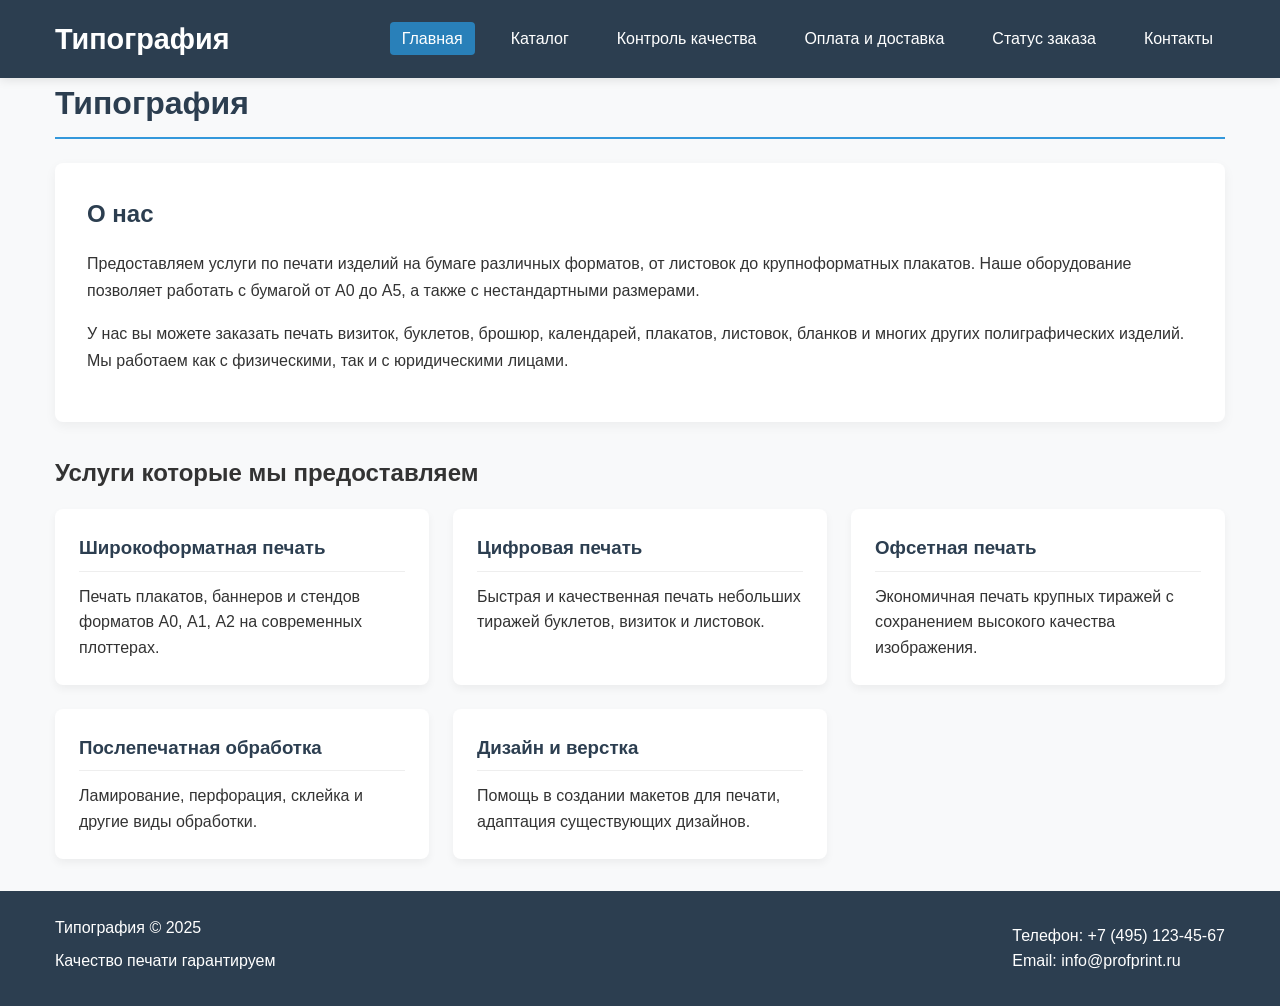
<file: src/main/resources/static/index.html>
<!DOCTYPE html>
<html lang="ru">
<head>
    <meta charset="UTF-8">
    <meta name="viewport" content="width=device-width, initial-scale=1.0">
    <title>Типография - Главная</title>
    <link rel="stylesheet" href="css/style.css">
</head>
<body>
    <header>
        <div class="container header-container">
            <a href="index.html" class="logo">Типография</a>
            <nav>
                <ul>
                    <li><a href="index.html" class="active">Главная</a></li>
                    <li><a href="catalog.html">Каталог</a></li>
                    <li><a href="characteristics.html">Контроль качества</a></li>
                    <li><a href="payment.html">Оплата и доставка</a></li>
					<li><a href="status.html">Статус заказа</a></li>
                    <li><a href="contact.html">Контакты</a></li>
                </ul>
            </nav>
        </div>
    </header>

    <main class="container">
        <h1 class="page-title">Типография</h1>
        
        <section class="intro">
            <h2>О нас</h2>
            <p>Предоставляем услуги по печати изделий на бумаге различных форматов, от листовок до крупноформатных плакатов. 
			   Наше оборудование позволяет работать с бумагой от А0 до А5, а также с нестандартными размерами.</p>
            <p>У нас вы можете заказать печать визиток, буклетов, брошюр, календарей, плакатов, листовок, 
			   бланков и многих других полиграфических изделий. Мы работаем как с физическими, так и с юридическими лицами.</p>
        </section>
        
        <section class="services">
            <h2>Услуги которые мы предоставляем</h2>
            <div class="services-grid">
                <div class="service-card">
                    <h3>Широкоформатная печать</h3>
                    <p>Печать плакатов, баннеров и стендов форматов А0, А1, А2 на современных плоттерах.</p>
                </div>
                <div class="service-card">
                    <h3>Цифровая печать</h3>
                    <p>Быстрая и качественная печать небольших тиражей буклетов, визиток и листовок.</p>
                </div>
                <div class="service-card">
                    <h3>Офсетная печать</h3>
                    <p>Экономичная печать крупных тиражей с сохранением высокого качества изображения.</p>
                </div>
                <div class="service-card">
                    <h3>Послепечатная обработка</h3>
                    <p>Ламирование, перфорация, склейка и другие виды обработки.</p>
                </div>
                <div class="service-card">
                    <h3>Дизайн и верстка</h3>
                    <p>Помощь в создании макетов для печати, адаптация существующих дизайнов.</p>
                </div>
            </div>
        </section>
    </main>

    <footer>
        <div class="container footer-container">
            <div class="footer-info">
                <p>Типография © 2025</p>
                <p>Качество печати гарантируем</p>
            </div>
            <div class="footer-links">
                <p>Телефон: +7 (495) 123-45-67</p>
                <p>Email: info@profprint.ru</p>
            </div>
        </div>
    </footer>
</body>
</html>
</file>
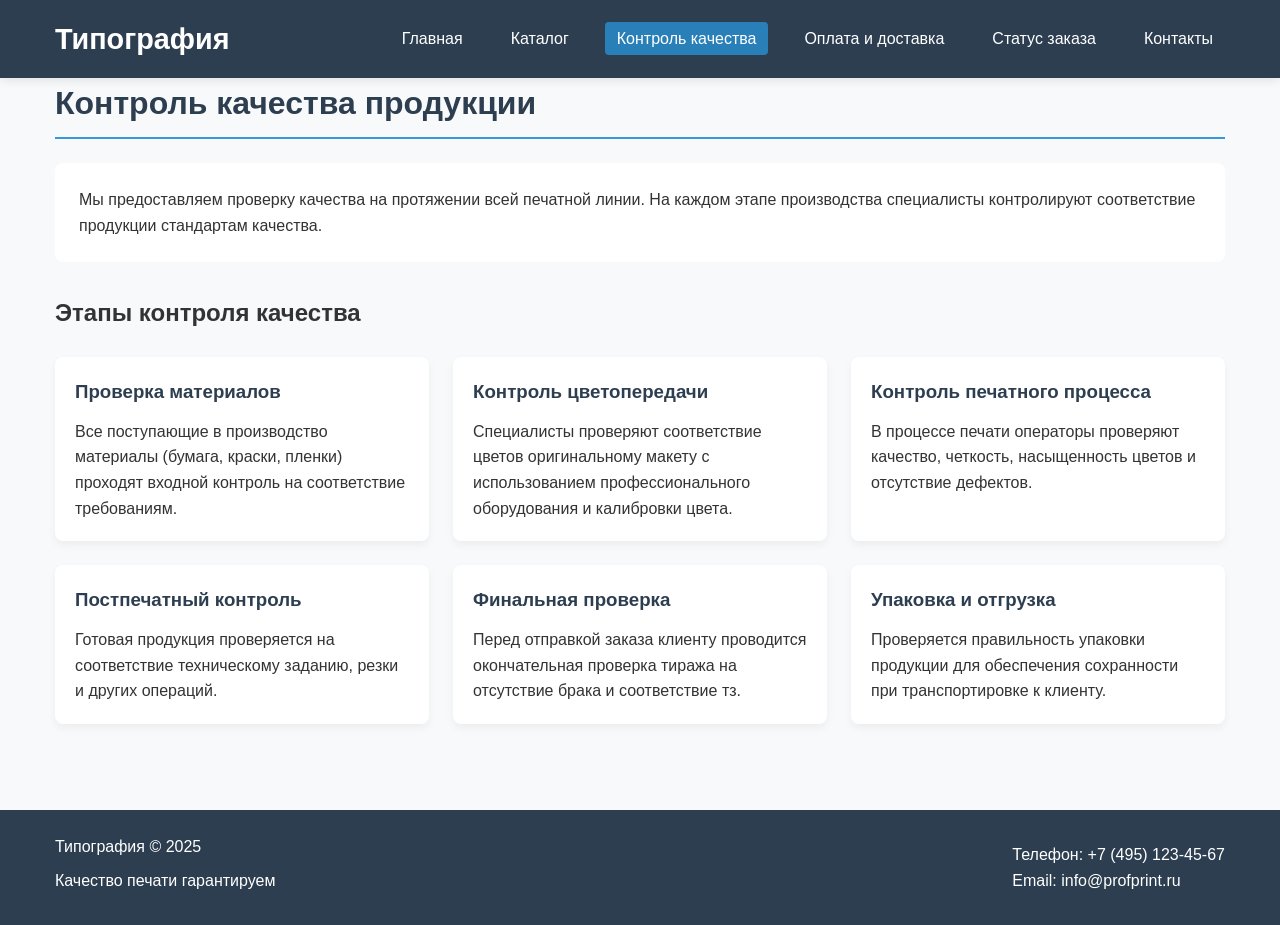
<file: src/main/resources/static/characteristics.html>
<!DOCTYPE html>
<html lang="ru">
<head>
    <meta charset="UTF-8">
    <meta name="viewport" content="width=device-width, initial-scale=1.0">
    <title>Типография - Контроль качества</title>
    <link rel="stylesheet" href="css/style.css">
</head>
<body>
    <header>
        <div class="container header-container">
            <a href="index.html" class="logo">Типография</a>
            <nav>
                <ul>
                    <li><a href="index.html">Главная</a></li>
                    <li><a href="catalog.html">Каталог</a></li>
                    <li><a href="characteristics.html" class="active">Контроль качества</a></li>
                    <li><a href="payment.html">Оплата и доставка</a></li>
					<li><a href="status.html">Статус заказа</a></li>
                    <li><a href="contact.html">Контакты</a></li>
                </ul>
            </nav>
        </div>
    </header>

    <main class="container">
        <h1 class="page-title">Контроль качества продукции</h1>
        
        <section class="characteristics-intro">
            <p>Мы предоставляем проверку качества на протяжении всей печатной линии. На каждом этапе производства специалисты контролируют соответствие продукции стандартам качества.</p>
        </section>
        
        <section class="quality-process">
            <h2>Этапы контроля качества</h2>
            <div class="process-steps">
                <div class="process-step">
                    <div class="step-info">
                        <h3>Проверка материалов</h3>
                        <p>Все поступающие в производство материалы (бумага, краски, пленки) проходят входной контроль на соответствие требованиям.</p>
                    </div>
                </div>
                
                <div class="process-step">
                    <div class="step-info">
                        <h3>Контроль цветопередачи</h3>
                        <p>Специалисты проверяют соответствие цветов оригинальному макету с использованием профессионального оборудования и калибровки цвета.</p>
                    </div>
                </div>
                
                <div class="process-step">
                    <div class="step-info">
                        <h3>Контроль печатного процесса</h3>
                        <p>В процессе печати операторы проверяют качество, четкость, насыщенность цветов и отсутствие дефектов.</p>
                    </div>
                </div>
                
                <div class="process-step">
                    <div class="step-info">
                        <h3>Постпечатный контроль</h3>
                        <p>Готовая продукция проверяется на соответствие техническому заданию, резки и других операций.</p>
                    </div>
                </div>
                
                <div class="process-step">
                    <div class="step-info">
                        <h3>Финальная проверка</h3>
                        <p>Перед отправкой заказа клиенту проводится окончательная проверка тиража на отсутствие брака и соответствие тз.</p>
                    </div>
                </div>
                
                <div class="process-step">
                    <div class="step-info">
                        <h3>Упаковка и отгрузка</h3>
                        <p>Проверяется правильность упаковки продукции для обеспечения сохранности при транспортировке к клиенту.</p>
                    </div>
                </div>
            </div>
        </section>
    </main>

    <footer>
        <div class="container footer-container">
            <div class="footer-info">
                <p>Типография © 2025</p>
                <p>Качество печати гарантируем</p>
            </div>
            <div class="footer-links">
                <p>Телефон: +7 (495) 123-45-67</p>
                <p>Email: info@profprint.ru</p>
            </div>
        </div>
    </footer>
</body>
</html>
</file>
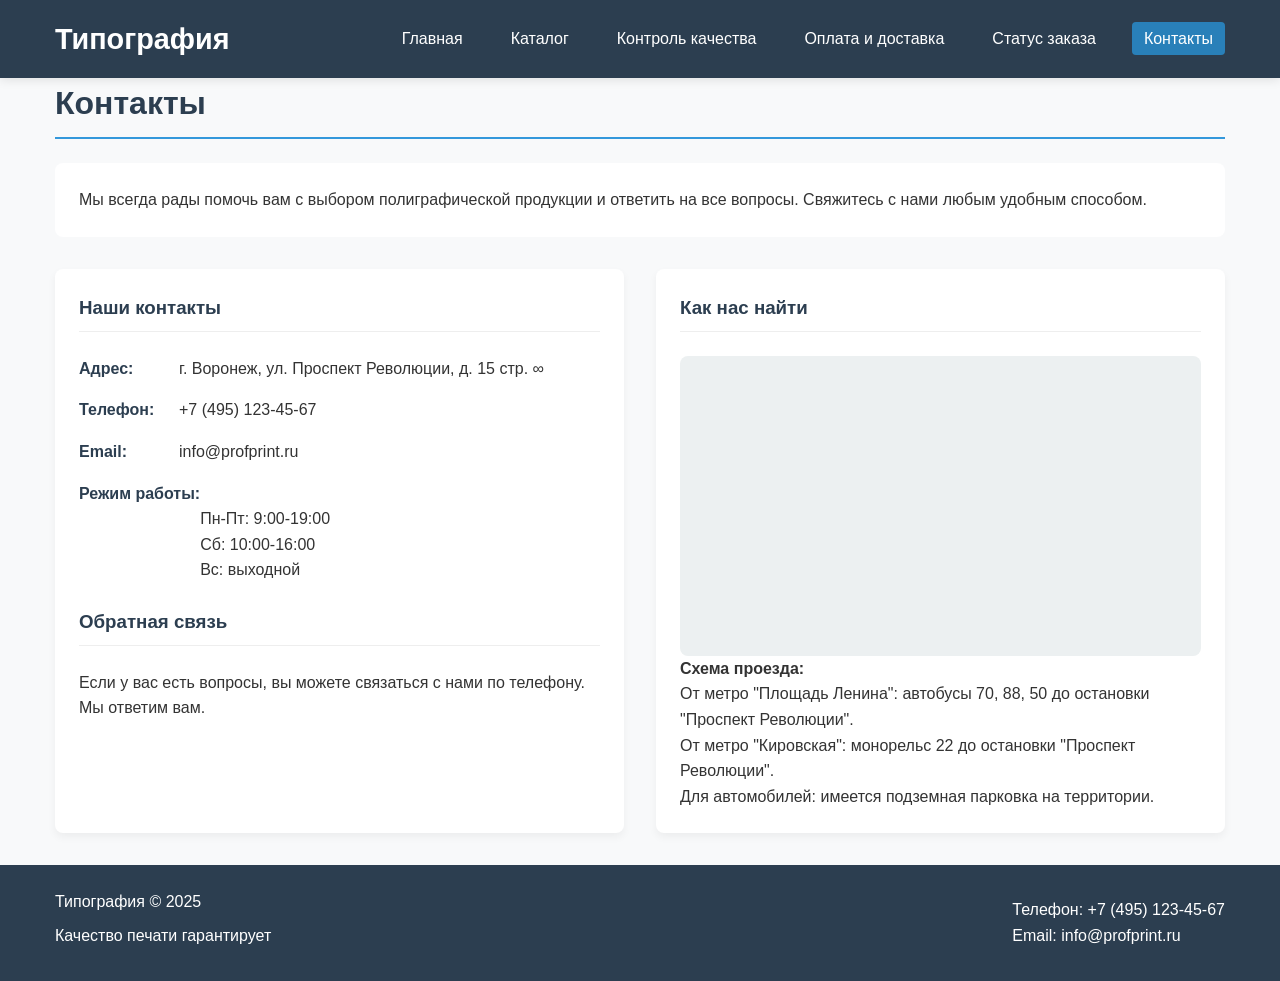
<file: src/main/resources/static/contact.html>
<!DOCTYPE html>
<html lang="ru">
<head>
    <meta charset="UTF-8">
    <meta name="viewport" content="width=device-width, initial-scale=1.0">
    <title>Типография - Контакты</title>
    <link rel="stylesheet" href="css/style.css">
</head>
<body>
    <header>
        <div class="container header-container">
            <a href="index.html" class="logo">Типография</a>
            <nav>
                <ul>
                    <li><a href="index.html">Главная</a></li>
                    <li><a href="catalog.html">Каталог</a></li>
                    <li><a href="characteristics.html">Контроль качества</a></li>
                    <li><a href="payment.html">Оплата и доставка</a></li>
					<li><a href="status.html">Статус заказа</a></li>
                    <li><a href="contact.html" class="active">Контакты</a></li>
                </ul>
            </nav>
        </div>
    </header>

    <main class="container">
        <h1 class="page-title">Контакты</h1>
        
        <section class="contacts-intro">
            <p>Мы всегда рады помочь вам с выбором полиграфической продукции и ответить на все вопросы. Свяжитесь с нами любым удобным способом.</p>
        </section>
        
        <section class="contact-content">
            <div class="contact-info">
                <h3>Наши контакты</h3>
                
                <div class="contact-details">
                    <div class="contact-item">
                        <strong>Адрес:</strong>
                        <span>г. Воронеж, ул. Проспект Революции, д. 15 стр. ∞</span>
                    </div>
                    
                    <div class="contact-item">
                        <strong>Телефон:</strong>
                        <span>+7 (495) 123-45-67</span>
                    </div>
                    
                    <div class="contact-item">
                        <strong>Email:</strong>
                        <span>info@profprint.ru</span>
                    </div>
                    
                    <div class="contact-item">
                        <strong>Режим работы: </strong>
                        <span><br>Пн-Пт: 9:00-19:00<br>Сб: 10:00-16:00<br>Вс: выходной</span>
                    </div>
                </div>
                
                <div class="contact-form">
                    <h3>Обратная связь</h3>
                    <p>Если у вас есть вопросы, вы можете связаться с нами по телефону.</p>
                    <p>Мы ответим вам.</p>
                </div>
            </div>
            
            <div class="contact-info">
                <h3>Как нас найти</h3>
					<div id="map" class="map-placeholder"></div>
					<script src="https://api-maps.yandex.ru/2.1/?lang=ru_RU"></script>
						<script>

						ymaps.ready(init);
						function init() {
							const map = new ymaps.Map("map", {
								center: [51.6720, 39.1843],
								zoom: 12
							});

							const placemark = new ymaps.Placemark(
								[51.6720, 39.1843],
								{
									balloonContent: "Типография — Воронеж"
								}
							);
							map.geoObjects.add(placemark);
						}

						</script>
                <div class="directions">
                    <h4>Схема проезда:</h4>
                    <p>От метро "Площадь Ленина": автобусы 70, 88, 50 до остановки "Проспект Революции".</p>
                    <p>От метро "Кировская": монорельс 22 до остановки "Проспект Революции".</p>
                    <p>Для автомобилей: имеется подземная парковка на территории.</p>
                </div>
            </div>
        </section>
    </main>

    <footer>
        <div class="container footer-container">
            <div class="footer-info">
                <p>Типография © 2025</p>
                <p>Качество печати гарантирует</p>
            </div>
            <div class="footer-links">
                <p>Телефон: +7 (495) 123-45-67</p>
                <p>Email: info@profprint.ru</p>
            </div>
        </div>
    </footer>
</body>
</html>
</file>
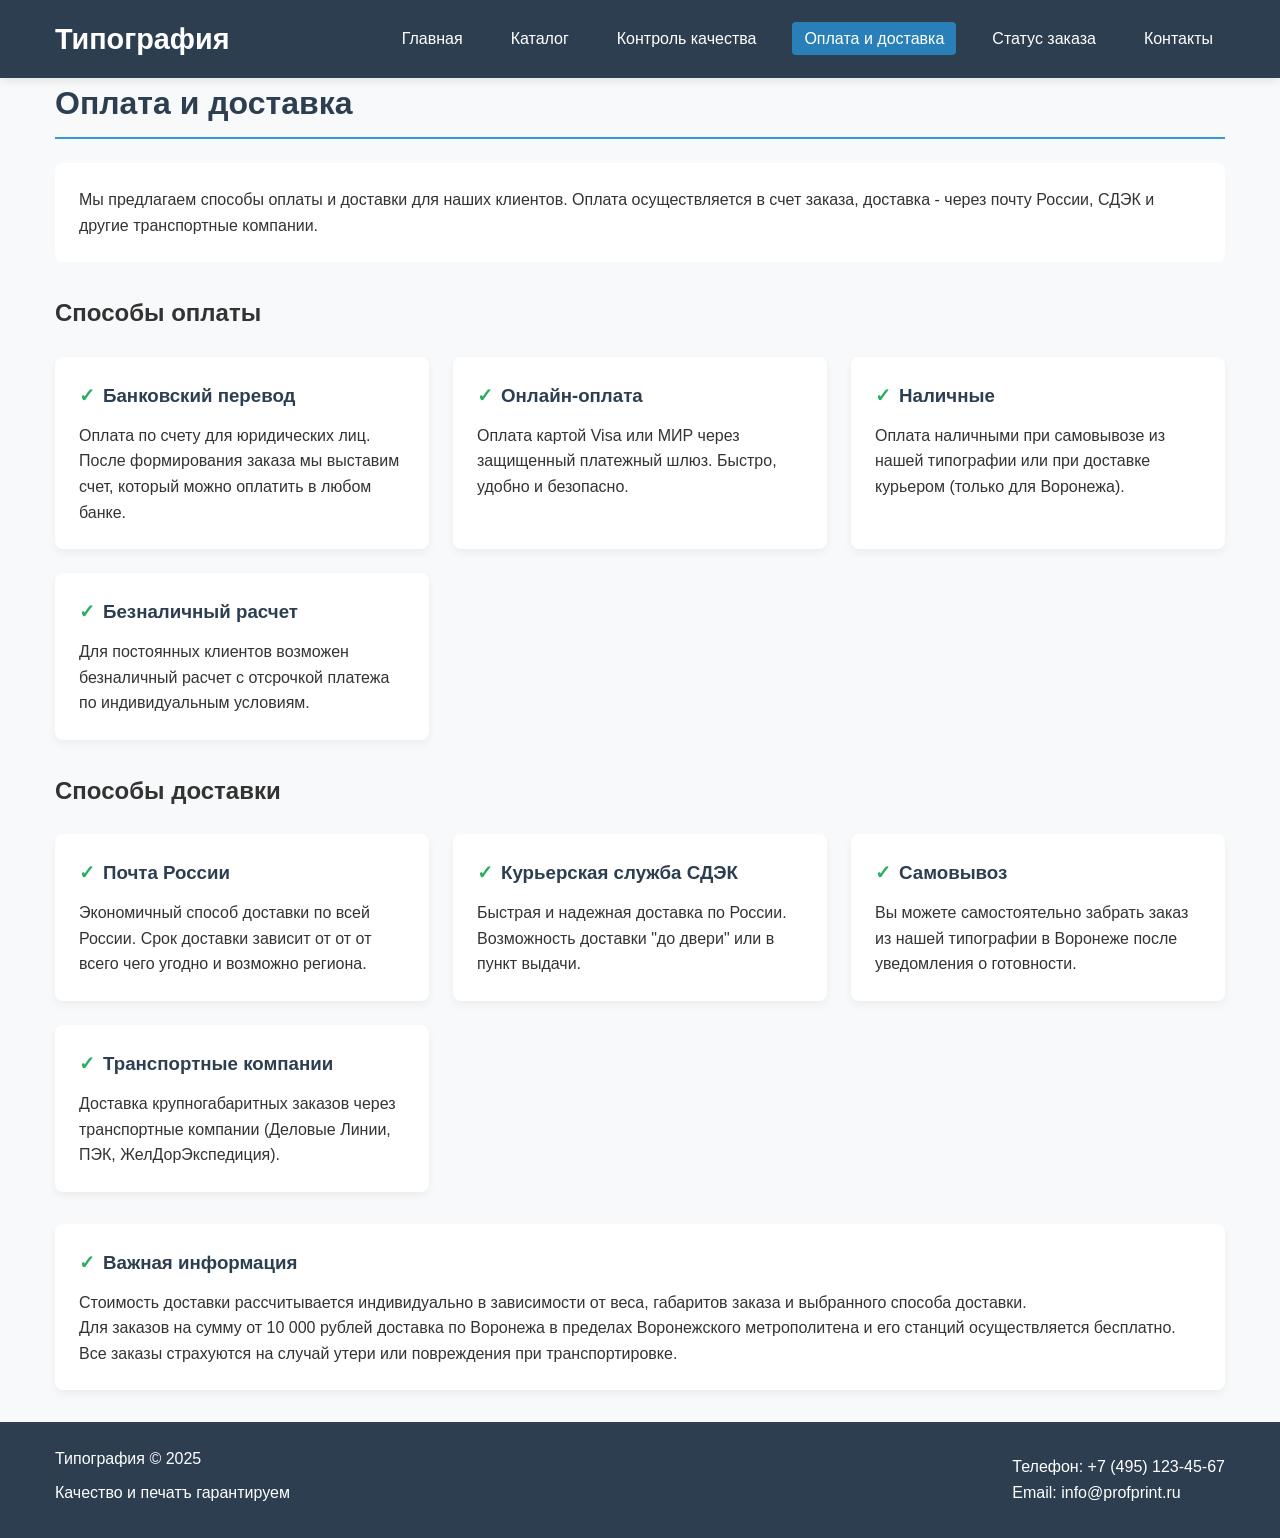
<file: src/main/resources/static/payment.html>
<!DOCTYPE html>
<html lang="ru">
<head>
    <meta charset="UTF-8">
    <meta name="viewport" content="width=device-width, initial-scale=1.0">
    <title>Типография - Оплата и доставка</title>
    <link rel="stylesheet" href="css/style.css">
</head>
<body>
    <header>
        <div class="container header-container">
            <a href="index.html" class="logo">Типография</a>
            <nav>
                <ul>
                    <li><a href="index.html">Главная</a></li>
                    <li><a href="catalog.html">Каталог</a></li>
                    <li><a href="characteristics.html">Контроль качества</a></li>
                    <li><a href="payment.html" class="active">Оплата и доставка</a></li>
					<li><a href="status.html">Статус заказа</a></li>
                    <li><a href="contact.html">Контакты</a></li>
                </ul>
            </nav>
        </div>
    </header>

    <main class="container">
        <h1 class="page-title">Оплата и доставка</h1>
        
        <section class="payment-intro">
            <p>Мы предлагаем способы оплаты и доставки для наших клиентов. Оплата осуществляется в счет заказа, доставка - через почту России, СДЭК и другие транспортные компании.</p>
        </section>
        
        <section class="payment-methods">
            <h2>Способы оплаты</h2>
            <div class="methods-grid">
                <div class="method-card">
                    <h3>Банковский перевод</h3>
                    <p>Оплата по счету для юридических лиц. После формирования заказа мы выставим счет, который можно оплатить в любом банке.</p>
                </div>
                
                <div class="method-card">
                    <h3>Онлайн-оплата</h3>
                    <p>Оплата картой Visa или МИР через защищенный платежный шлюз. Быстро, удобно и безопасно.</p>
                </div>
                
                <div class="method-card">
                    <h3>Наличные</h3>
                    <p>Оплата наличными при самовывозе из нашей типографии или при доставке курьером (только для Воронежа).</p>
                </div>
                
                <div class="method-card">
                    <h3>Безналичный расчет</h3>
                    <p>Для постоянных клиентов возможен безналичный расчет с отсрочкой платежа по индивидуальным условиям.</p>
                </div>
            </div>
        </section>
        
        <section class="delivery-methods">
            <h2>Способы доставки</h2>
            <div class="methods-grid">
                <div class="method-card">
                    <h3>Почта России</h3>
                    <p>Экономичный способ доставки по всей России. Срок доставки зависит от от от всего чего угодно и возможно региона.</p>
                </div>
                
                <div class="method-card">
                    <h3>Курьерская служба СДЭК</h3>
                    <p>Быстрая и надежная доставка по России. Возможность доставки "до двери" или в пункт выдачи.</p>
                </div>
                
                <div class="method-card">
                    <h3>Самовывоз</h3>
                    <p>Вы можете самостоятельно забрать заказ из нашей типографии в Воронеже после уведомления о готовности.</p>
                </div>
                
                <div class="method-card">
                    <h3>Транспортные компании</h3>
                    <p>Доставка крупногабаритных заказов через транспортные компании (Деловые Линии, ПЭК, ЖелДорЭкспедиция).</p>
                </div>
            </div>
        </section>
        
        <section class="delivery-notes">
            <div class="method-card">
                <h3>Важная информация</h3>
                <p>Стоимость доставки рассчитывается индивидуально в зависимости от веса, габаритов заказа и выбранного способа доставки.</p>
                <p>Для заказов на сумму от 10 000 рублей доставка по Воронежа в пределах Воронежского метрополитена и его станций осуществляется бесплатно.</p>
                <p>Все заказы страхуются на случай утери или повреждения при транспортировке.</p>
            </div>
        </section>
    </main>

    <footer>
        <div class="container footer-container">
            <div class="footer-info">
                <p>Типография © 2025</p>
                <p>Качество и печатъ гарантируем</p>
            </div>
            <div class="footer-links">
                <p>Телефон: +7 (495) 123-45-67</p>
                <p>Email: info@profprint.ru</p>
            </div>
        </div>
    </footer>
</body>
</html>
</file>
<file: src/main/resources/static/css/style.css>
* {
    margin: 0;
    padding: 0;
    box-sizing: border-box;
}

body {
    font-family: 'Segoe UI', Tahoma, Geneva, Verdana, sans-serif;
    line-height: 1.6;
    color: #333;
    background-color: #f8f9fa;
}

.container {
    width: 100%;
    max-width: 1200px;
    margin: 0 auto;
    padding: 0 15px;
}

header {
    background-color: #2c3e50;
    color: white;
    padding: 1rem 0;
    box-shadow: 0 2px 10px rgba(0,0,0,0.1);
}

.header-container {
    display: flex;
    justify-content: space-between;
    align-items: center;
}

.logo {
    font-size: 1.8rem;
    font-weight: bold;
    color: white;
    text-decoration: none;
}

.logo span {
    color: #3498db;
}

nav ul {
    display: flex;
    list-style: none;
}

nav ul li {
    margin-left: 1.5rem;
}

nav ul li a {
    color: white;
    text-decoration: none;
    font-weight: 500;
    padding: 0.5rem 0.75rem;
    border-radius: 4px;
    transition: background-color 0.3s;
}

nav ul li a:hover {
    background-color: #3498db;
}

nav ul li a.active {
    background-color: #2980b9;
}

main {
    padding: 2rem 0;
    min-height: calc(100vh - 200px);
}

.page-title {
    color: #2c3e50;
    margin-bottom: 1.5rem;
    padding-bottom: 0.5rem;
    border-bottom: 2px solid #3498db;
}

footer {
    background-color: #2c3e50;
    color: white;
    padding: 1.5rem 0;
    margin-top: 2rem;
}

.footer-container {
    display: flex;
    justify-content: space-between;
    align-items: center;
}

.footer-info p {
    margin-bottom: 0.5rem;
}

.intro {
    background-color: white;
    padding: 2rem;
    border-radius: 8px;
    box-shadow: 0 4px 12px rgba(0,0,0,0.05);
    margin-bottom: 2rem;
}

.intro h2 {
    color: #2c3e50;
    margin-bottom: 1rem;
}

.intro p {
    margin-bottom: 1rem;
    line-height: 1.7;
}

.services {
    margin-top: 2rem;
}

.services-grid {
    display: grid;
    grid-template-columns: repeat(auto-fill, minmax(300px, 1fr));
    gap: 1.5rem;
    margin-top: 1rem;
}

.service-card {
    background-color: white;
    padding: 1.5rem;
    border-radius: 8px;
    box-shadow: 0 4px 8px rgba(0,0,0,0.05);
    transition: transform 0.3s, box-shadow 0.3s;
}

.service-card:hover {
    transform: translateY(-5px);
    box-shadow: 0 6px 15px rgba(0,0,0,0.1);
}

.service-card h3 {
    color: #2c3e50;
    margin-bottom: 0.75rem;
    padding-bottom: 0.5rem;
    border-bottom: 1px solid #eee;
}

.catalog-intro {
    background-color: white;
    padding: 1.5rem;
    border-radius: 8px;
    margin-bottom: 2rem;
}

.paper-formats {
    display: grid;
    grid-template-columns: repeat(auto-fill, minmax(250px, 1fr));
    gap: 1.5rem;
}

.format-card {
    background-color: white;
    border-radius: 8px;
    overflow: hidden;
    box-shadow: 0 4px 8px rgba(0,0,0,0.05);
    transition: transform 0.3s;
}

.format-card:hover {
    transform: translateY(-5px);
}

.format-image {
    height: 200px;
    background-color: #ecf0f1;
    display: flex;
    align-items: center;
    justify-content: center;
    color: #7f8c8d;
    font-weight: bold;
}

.format-info {
    padding: 1rem;
}

.format-info h3 {
    color: #2c3e50;
    margin-bottom: 0.5rem;
}

.format-info p {
    color: #7f8c8d;
    font-size: 0.9rem;
}

.characteristics-intro {
    background-color: white;
    padding: 1.5rem;
    border-radius: 8px;
    margin-bottom: 2rem;
}

.quality-process {
    margin-top: 2rem;
}

.process-steps {
    display: grid;
    grid-template-columns: repeat(auto-fill, minmax(300px, 1fr));
    gap: 1.5rem;
    margin-top: 1.5rem;
}

.process-step {
    background-color: white;
    border-radius: 8px;
    overflow: hidden;
    box-shadow: 0 4px 8px rgba(0,0,0,0.05);
}

.step-image {
    height: 180px;
    background-color: #ecf0f1;
    display: flex;
    align-items: center;
    justify-content: center;
    color: #7f8c8d;
}

.step-info {
    padding: 1.25rem;
}

.step-info h3 {
    color: #2c3e50;
    margin-bottom: 0.75rem;
}

.payment-intro {
    background-color: white;
    padding: 1.5rem;
    border-radius: 8px;
    margin-bottom: 2rem;
}

.payment-methods, .delivery-methods {
    margin-top: 2rem;
}

.methods-grid {
    display: grid;
    grid-template-columns: repeat(auto-fill, minmax(300px, 1fr));
    gap: 1.5rem;
    margin-top: 1.5rem;
}

.method-card {
    background-color: white;
    padding: 1.5rem;
    border-radius: 8px;
    box-shadow: 0 4px 8px rgba(0,0,0,0.05);
}

.method-card h3 {
    color: #2c3e50;
    margin-bottom: 0.75rem;
    display: flex;
    align-items: center;
}

.method-card h3::before {
    content: "✓";
    margin-right: 0.5rem;
    color: #27ae60;
}


.contacts-intro {
    background-color: white;
    padding: 1.5rem;
    border-radius: 8px;
    margin-bottom: 2rem;
}

.contact-content {
    display: grid;
    grid-template-columns: repeat(auto-fit, minmax(300px, 1fr));
    gap: 2rem;
}

.contact-info {
    background-color: white;
    padding: 1.5rem;
    border-radius: 8px;
    box-shadow: 0 4px 8px rgba(0,0,0,0.05);
}

.contact-info h3 {
    color: #2c3e50;
    margin-bottom: 1.5rem;
    padding-bottom: 0.5rem;
    border-bottom: 1px solid #eee;
}

.contact-details {
    margin-bottom: 1.5rem;
}

.contact-item {
    display: flex;
    align-items: flex-start;
    margin-bottom: 1rem;
}

.contact-item strong {
    min-width: 100px;
    color: #2c3e50;
}

.map-placeholder {
    height: 300px;
    background-color: #ecf0f1;
    display: flex;
    align-items: center;
    justify-content: center;
    border-radius: 8px;
    color: #7f8c8d;
    font-weight: bold;
}

@media (max-width: 768px) {
    .header-container {
        flex-direction: column;
        text-align: center;
    }
    
    nav ul {
        margin-top: 1rem;
        flex-wrap: wrap;
        justify-content: center;
    }
    
    nav ul li {
        margin: 0.25rem 0.5rem;
    }
    
    .footer-container {
        flex-direction: column;
        text-align: center;
    }
    
    .footer-info {
        margin-bottom: 1rem;
    }
}

.order-form,
.status-box {
    background: white;
    padding: 2rem;
    border-radius: 8px;
    box-shadow: 0 4px 10px rgba(0,0,0,0.05);
}

.form-group {
    margin-bottom: 1.5rem;
}

.form-group label {
    display: block;
    margin-bottom: 0.5rem;
    font-weight: bold;
}

.form-group input,
.form-group select {
    width: 100%;
    padding: 0.8rem;
    border: 1px solid #ccc;
    border-radius: 6px;
}

.checkbox-group,
.radio-group {
    display: flex;
    flex-direction: column;
    gap: 0.5rem;
}

.upload-area {
    border: 2px dashed #3498db;
    padding: 2rem;
    text-align: center;
    border-radius: 8px;
    cursor: pointer;
    background: #f8f9fa;
    transition: 0.3s;
}

.upload-area.drag {
    background: #d6ecff;
}

.submit-btn {
    background: #3498db;
    color: white;
    border: none;
    padding: 1rem 2rem;
    border-radius: 6px;
    cursor: pointer;
    font-size: 1rem;
}

.submit-btn:hover {
    background: #2980b9;
}

#result {
    margin-top: 2rem;
    padding: 1rem;
    background: #f8f9fa;
    border-radius: 8px;
}

.format-image img {
    width: 100%;
    height: 100%;
    object-fit: contain;
    padding: 10px;
}

.phone-wrapper {
    display: flex;
    gap: 10px;
}

.phone-wrapper select {
    width: 140px;
    padding: 0.8rem;
    border-radius: 6px;
    border: 1px solid #ccc;
}

.phone-wrapper input {
    flex: 1;
}

.delivery-notes {
    margin-top: 2rem;
}

.slider-select {
    position: relative;
    display: flex;
    background: #f2f2f2;
    border-radius: 12px;
    padding: 4px;
    overflow: hidden;
    gap: 0;
}

.slider-option {
    position: relative;
    z-index: 2;
    flex: 1;
    border: none;
    background: transparent;
    padding: 12px 16px;
    cursor: pointer;
    font-size: 14px;
    font-weight: 500;
    border-radius: 10px;
    transition: color 0.3s;
}

.slider-option.active {
    color: white;
}

.slider-highlight {
    position: absolute;
    top: 4px;
    left: 4px;
    height: calc(100% - 8px);
    background: #007bff;
    border-radius: 10px;
    transition: all 0.3s ease;
    z-index: 1;
}

.custom-dropdown {
    position: relative;
    width: 100%;
}

.dropdown-toggle {
    width: 100%;
    padding: 14px 16px;
    border: 1px solid #ccc;
    border-radius: 8px;
    background: white;
    cursor: pointer;

    display: flex;
    justify-content: space-between;
    align-items: center;

    font-size: 16px;
    transition: border 0.3s;
}

.dropdown-toggle:hover {
    border-color: #007bff;
}

.dropdown-arrow {
    transition: transform 0.3s;
}

.custom-dropdown.open .dropdown-arrow {
    transform: rotate(180deg);
}

.dropdown-menu {
    position: absolute;
    top: calc(100% + 6px);
    left: 0;

    width: 100%;

    background: white;
    border: 1px solid #ccc;
    border-radius: 8px;

    box-shadow: 0 8px 20px rgba(0,0,0,0.1);

    max-height: 0;
    overflow: hidden;

    transition: max-height 0.3s ease;

    z-index: 1000;
}

.custom-dropdown.open .dropdown-menu {
    max-height: 300px;
    overflow-y: auto;
}

.dropdown-item {
    padding: 14px 16px;
    cursor: pointer;
    transition: background 0.2s;
}

.dropdown-item:hover {
    background: #f5f5f5;
}

.dropdown-item.active {
    background: #007bff;
    color: white;
}

#fileList {
    margin-top: 15px;
}

.file-item {
    background: white;
    padding: 10px;
    border-radius: 6px;
    margin-bottom: 8px;
    border-left: 4px solid #3498db;
    box-shadow: 0 2px 6px rgba(0,0,0,0.05);
}

.file-error {
    border-left-color: #e74c3c;
    color: #e74c3c;
}

#statusResult {
    margin-top: 2rem;
}

.status-badge {
    display: inline-block;
    padding: 6px 12px;
    border-radius: 20px;
    background: #3498db;
    color: white;
    font-size: 14px;
}

.form-group.error input,
.form-group.error select,
.form-group.error .dropdown-toggle {
    border-color: #e74c3c;
    background-color: #fff5f5;
}

.error-message {
    color: #e74c3c;
    font-size: 0.8rem;
    margin-top: 0.25rem;
    display: block;
}

.input-success {
    border-color: #27ae60 !important;
    background-color: #f0fff4 !important;
}

/* Анимация для ошибки */
@keyframes shake {
    0%, 100% { transform: translateX(0); }
    25% { transform: translateX(-5px); }
    75% { transform: translateX(5px); }
}

.form-group.error input:focus,
.form-group.error select:focus {
    animation: shake 0.3s ease-in-out;
}
</file>
